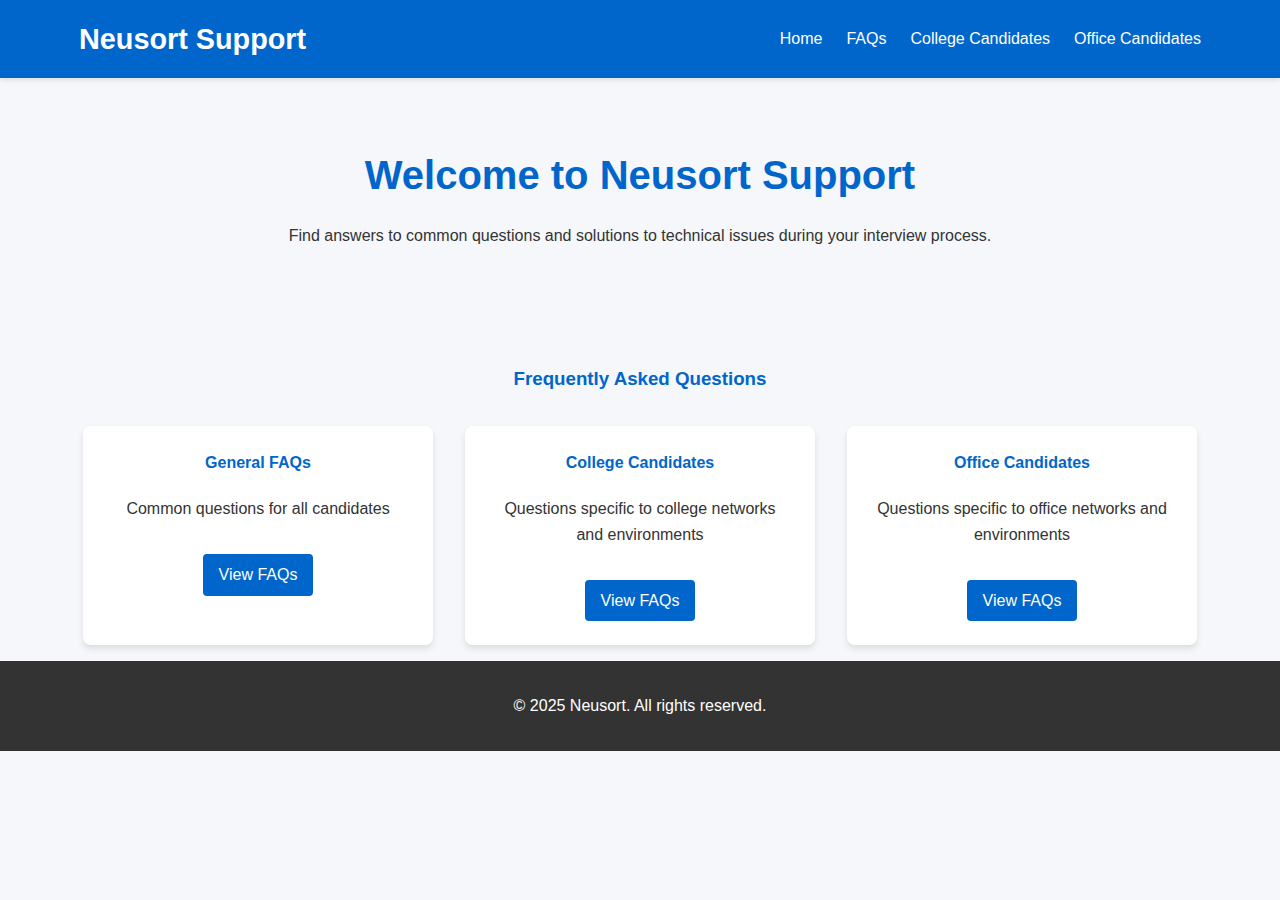
<file: src/index.html>
<!DOCTYPE html>
<html lang="en">

<head>
  <meta charset="UTF-8">
  <meta name="viewport" content="width=device-width, initial-scale=1.0">
  <link rel="stylesheet" href="styles.css">
  <title>Neusort Support</title>
</head>

<body>
  <header>
    <div class="container">
      <h1>Neusort Support</h1>
      <nav>
        <ul>
          <li><a href="index.html">Home</a></li>
          <li><a href="faq/index.html">FAQs</a></li>
          <li><a href="faq/college.html">College Candidates</a></li>
          <li><a href="faq/office.html">Office Candidates</a></li>
        </ul>
      </nav>
    </div>
  </header>

  <main class="container">
    <section class="hero">
      <h2>Welcome to Neusort Support</h2>
      <p>Find answers to common questions and solutions to technical issues during your interview process.</p>
    </section>
    
    <section class="faq-links">
      <h3>Frequently Asked Questions</h3>
      <div class="card-container">
        <div class="card">
          <h4>General FAQs</h4>
          <p>Common questions for all candidates</p>
          <a href="faq/index.html" class="btn">View FAQs</a>
        </div>
        <div class="card">
          <h4>College Candidates</h4>
          <p>Questions specific to college networks and environments</p>
          <a href="faq/college.html" class="btn">View FAQs</a>
        </div>
        <div class="card">
          <h4>Office Candidates</h4>
          <p>Questions specific to office networks and environments</p>
          <a href="faq/office.html" class="btn">View FAQs</a>
        </div>
      </div>
    </section>
  </main>

  <footer>
    <div class="container">
      <p>&copy; 2025 Neusort. All rights reserved.</p>
    </div>
  </footer>
</body>

</html>
</file>
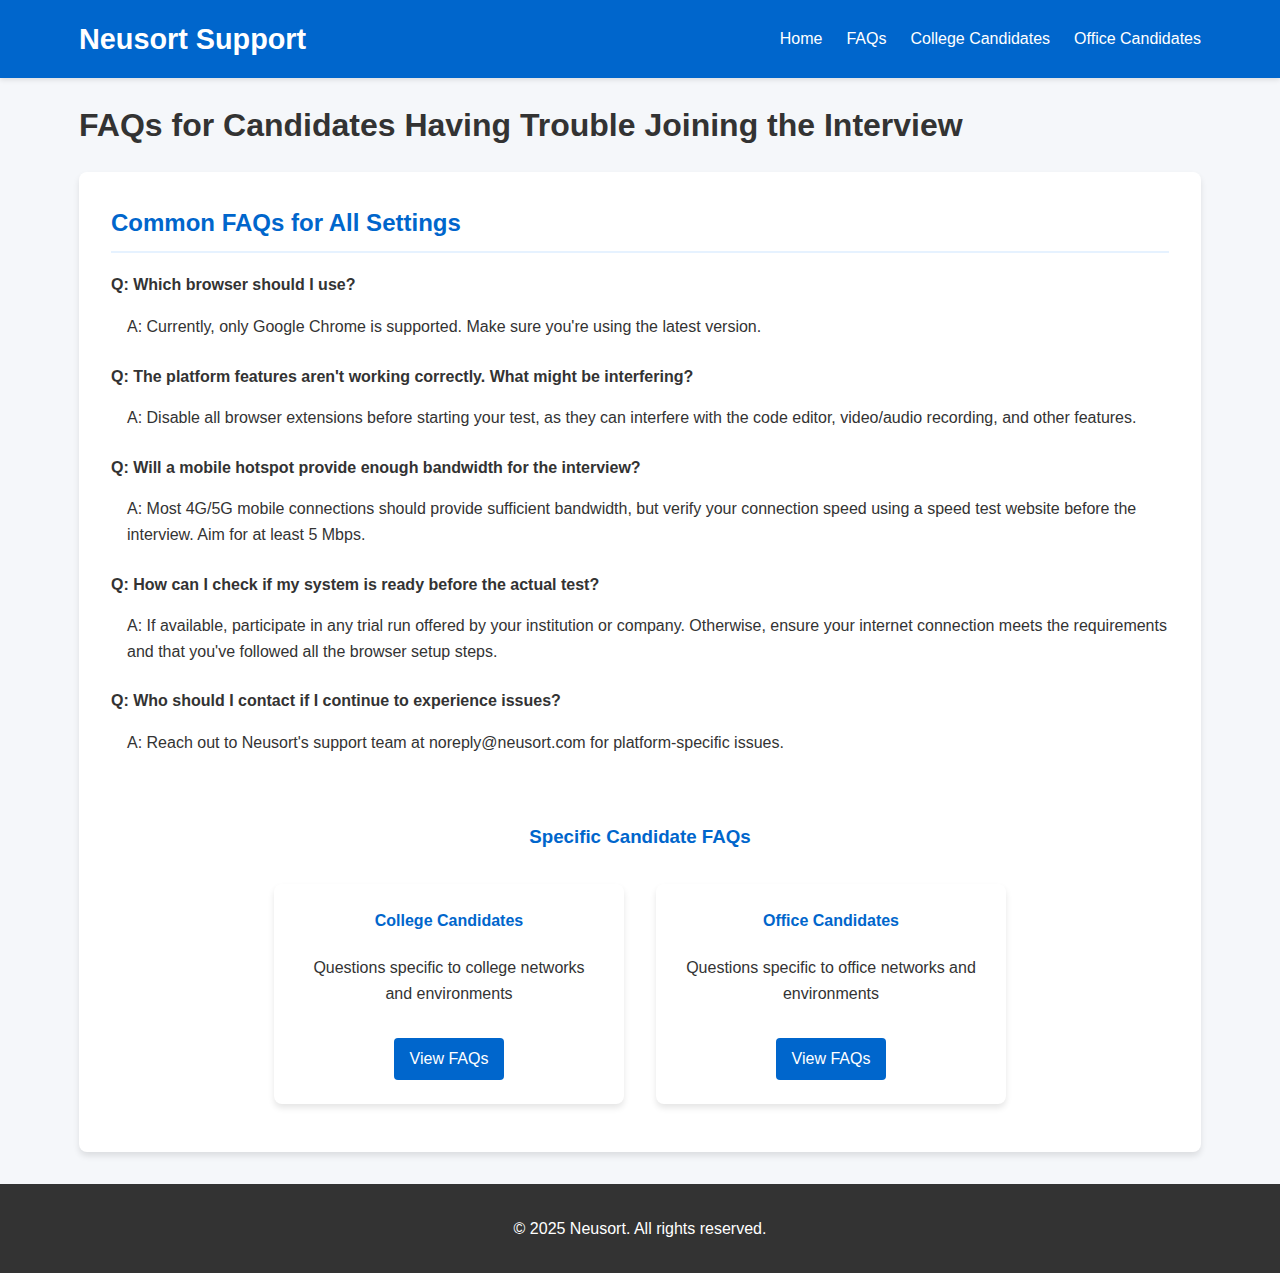
<file: src/faq/index.html>
<!DOCTYPE html>
<html lang="en">

<head>
  <meta charset="UTF-8">
  <meta name="viewport" content="width=device-width, initial-scale=1.0">
  <link rel="stylesheet" href="../styles.css">
  <title>Common FAQs - Neusort Support</title>
</head>

<body>
  <header>
    <div class="container">
      <h1>Neusort Support</h1>
      <nav>
        <ul>
          <li><a href="../index.html">Home</a></li>
          <li><a href="index.html">FAQs</a></li>
          <li><a href="college.html">College Candidates</a></li>
          <li><a href="office.html">Office Candidates</a></li>
        </ul>
      </nav>
    </div>
  </header>

  <main class="container">
    <h1>FAQs for Candidates Having Trouble Joining the Interview</h1>
    
    <div class="faq-container">
      <div class="faq-section">
        <h2>Common FAQs for All Settings</h2>
        
        <div class="faq-item">
          <p class="faq-question">Q: Which browser should I use?</p>
          <p class="faq-answer">A: Currently, only Google Chrome is supported. Make sure you're using the latest version.</p>
        </div>
        
        <div class="faq-item">
          <p class="faq-question">Q: The platform features aren't working correctly. What might be interfering?</p>
          <p class="faq-answer">A: Disable all browser extensions before starting your test, as they can interfere with the code editor, video/audio recording, and other features.</p>
        </div>
        
        <div class="faq-item">
          <p class="faq-question">Q: Will a mobile hotspot provide enough bandwidth for the interview?</p>
          <p class="faq-answer">A: Most 4G/5G mobile connections should provide sufficient bandwidth, but verify your connection speed using a speed test website before the interview. Aim for at least 5 Mbps.</p>
        </div>
        
        <div class="faq-item">
          <p class="faq-question">Q: How can I check if my system is ready before the actual test?</p>
          <p class="faq-answer">A: If available, participate in any trial run offered by your institution or company. Otherwise, ensure your internet connection meets the requirements and that you've followed all the browser setup steps.</p>
        </div>
        
        <div class="faq-item">
          <p class="faq-question">Q: Who should I contact if I continue to experience issues?</p>
          <p class="faq-answer">A: Reach out to Neusort's support team at noreply@neusort.com for platform-specific issues.</p>
        </div>
      </div>
      
      <div class="faq-links">
        <h3>Specific Candidate FAQs</h3>
        <div class="card-container">
          <div class="card">
            <h4>College Candidates</h4>
            <p>Questions specific to college networks and environments</p>
            <a href="college.html" class="btn">View FAQs</a>
          </div>
          <div class="card">
            <h4>Office Candidates</h4>
            <p>Questions specific to office networks and environments</p>
            <a href="office.html" class="btn">View FAQs</a>
          </div>
        </div>
      </div>
    </div>
  </main>

  <footer>
    <div class="container">
      <p>&copy; 2025 Neusort. All rights reserved.</p>
    </div>
  </footer>
</body>

</html>
</file>
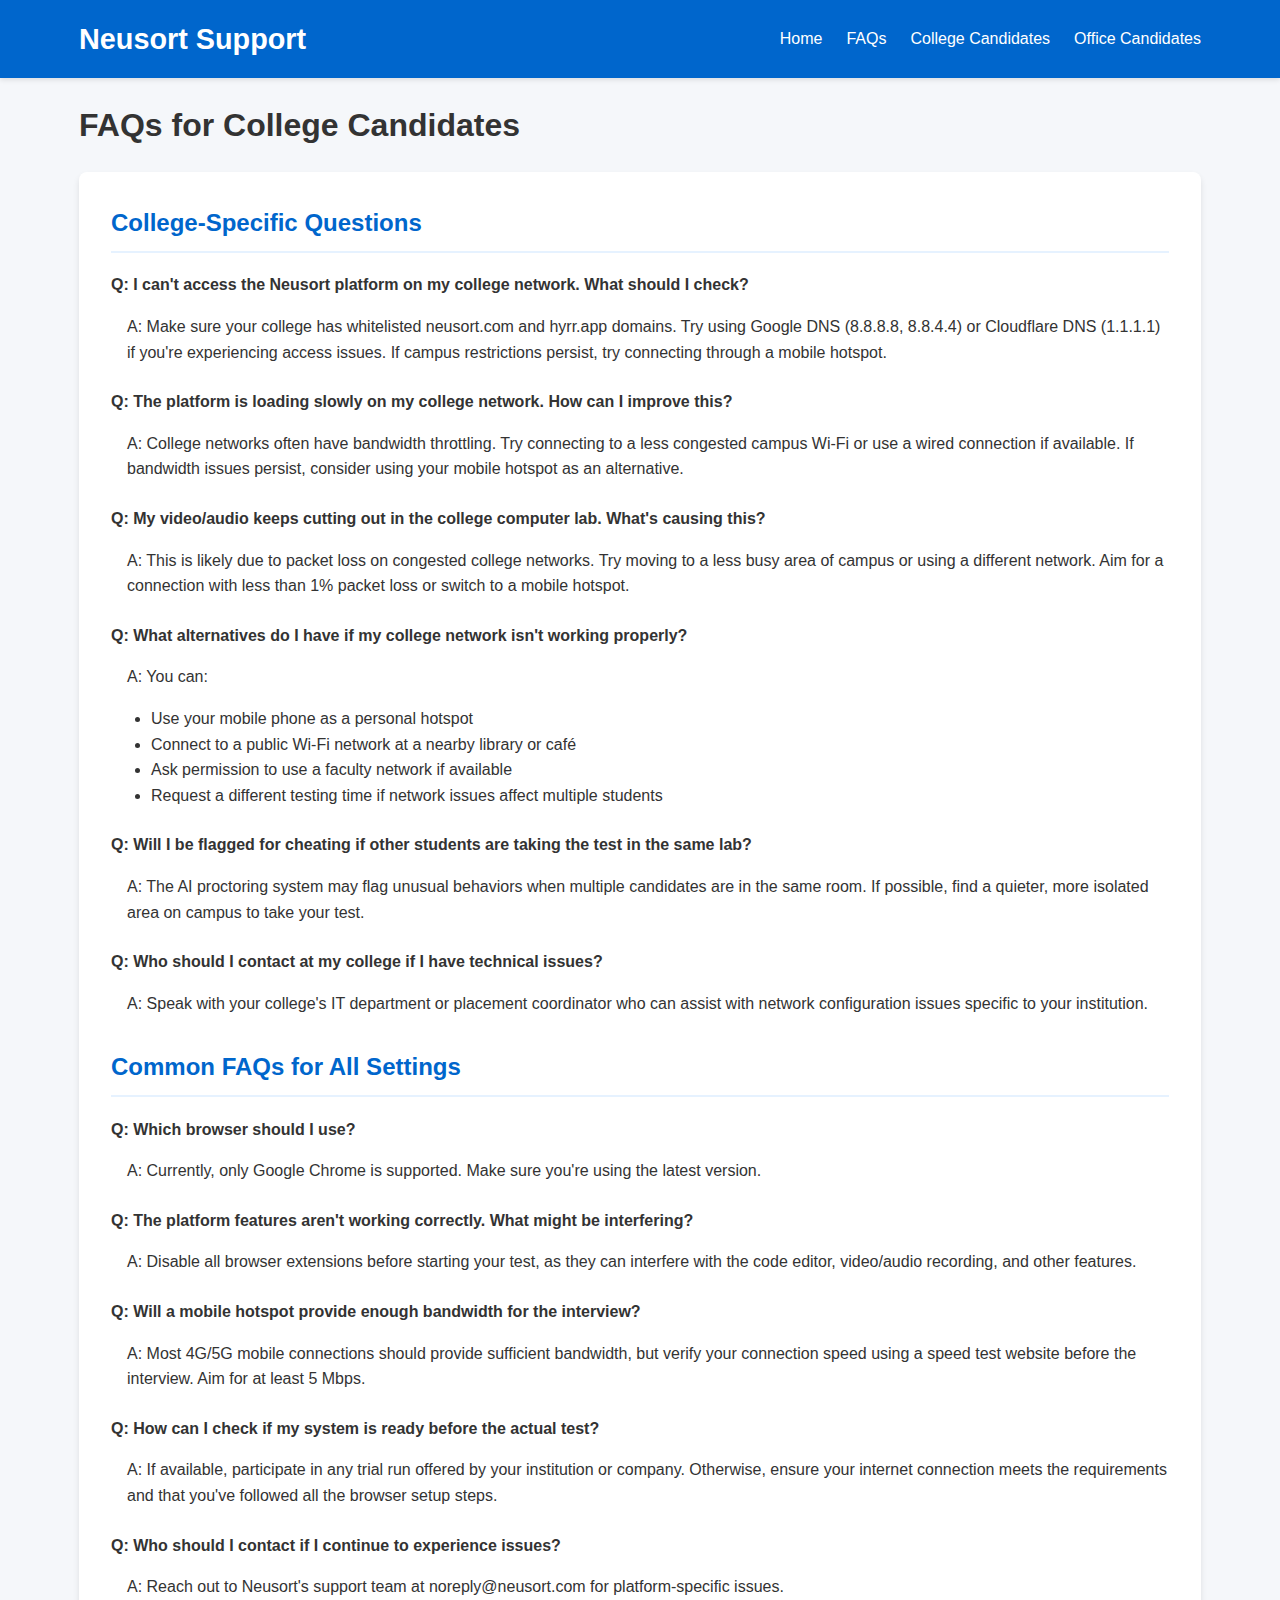
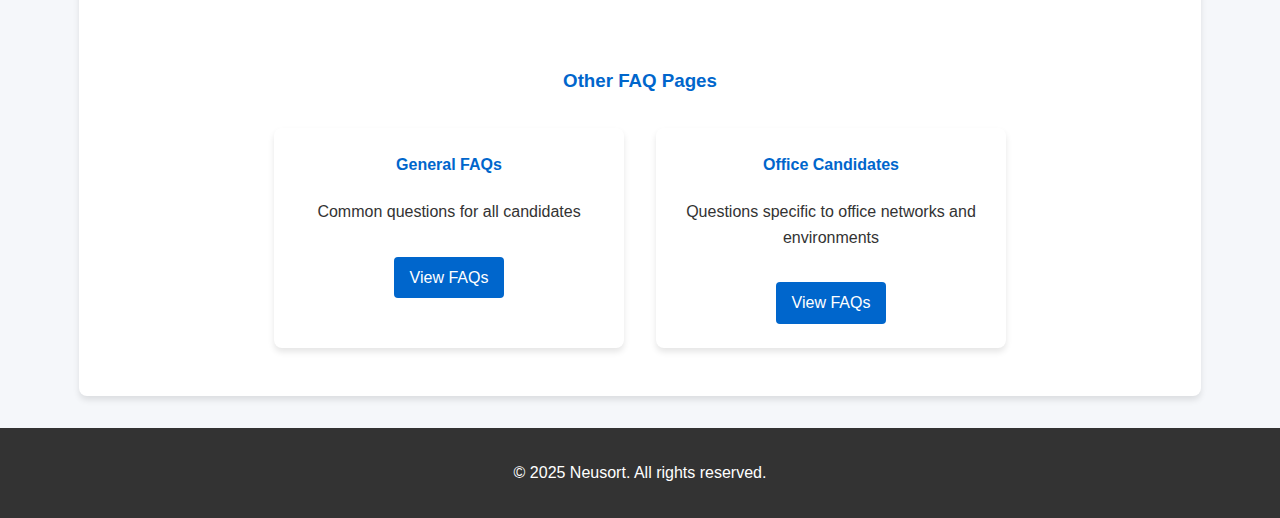
<file: src/faq/college.html>
<!DOCTYPE html>
<html lang="en">

<head>
  <meta charset="UTF-8">
  <meta name="viewport" content="width=device-width, initial-scale=1.0">
  <link rel="stylesheet" href="../styles.css">
  <title>College Candidates FAQs - Neusort Support</title>
</head>

<body>
  <header>
    <div class="container">
      <h1>Neusort Support</h1>
      <nav>
        <ul>
          <li><a href="../index.html">Home</a></li>
          <li><a href="index.html">FAQs</a></li>
          <li><a href="college.html">College Candidates</a></li>
          <li><a href="office.html">Office Candidates</a></li>
        </ul>
      </nav>
    </div>
  </header>

  <main class="container">
    <h1>FAQs for College Candidates</h1>
    
    <div class="faq-container">
      <div class="faq-section">
        <h2>College-Specific Questions</h2>
        
        <div class="faq-item">
          <p class="faq-question">Q: I can't access the Neusort platform on my college network. What should I check?</p>
          <p class="faq-answer">A: Make sure your college has whitelisted neusort.com and hyrr.app domains. Try using Google DNS (8.8.8.8, 8.8.4.4) or Cloudflare DNS (1.1.1.1) if you're experiencing access issues. If campus restrictions persist, try connecting through a mobile hotspot.</p>
        </div>
        
        <div class="faq-item">
          <p class="faq-question">Q: The platform is loading slowly on my college network. How can I improve this?</p>
          <p class="faq-answer">A: College networks often have bandwidth throttling. Try connecting to a less congested campus Wi-Fi or use a wired connection if available. If bandwidth issues persist, consider using your mobile hotspot as an alternative.</p>
        </div>
        
        <div class="faq-item">
          <p class="faq-question">Q: My video/audio keeps cutting out in the college computer lab. What's causing this?</p>
          <p class="faq-answer">A: This is likely due to packet loss on congested college networks. Try moving to a less busy area of campus or using a different network. Aim for a connection with less than 1% packet loss or switch to a mobile hotspot.</p>
        </div>
        
        <div class="faq-item">
          <p class="faq-question">Q: What alternatives do I have if my college network isn't working properly?</p>
          <p class="faq-answer">A: You can:
            <ul>
              <li>Use your mobile phone as a personal hotspot</li>
              <li>Connect to a public Wi-Fi network at a nearby library or café</li>
              <li>Ask permission to use a faculty network if available</li>
              <li>Request a different testing time if network issues affect multiple students</li>
            </ul>
          </p>
        </div>
        
        <div class="faq-item">
          <p class="faq-question">Q: Will I be flagged for cheating if other students are taking the test in the same lab?</p>
          <p class="faq-answer">A: The AI proctoring system may flag unusual behaviors when multiple candidates are in the same room. If possible, find a quieter, more isolated area on campus to take your test.</p>
        </div>
        
        <div class="faq-item">
          <p class="faq-question">Q: Who should I contact at my college if I have technical issues?</p>
          <p class="faq-answer">A: Speak with your college's IT department or placement coordinator who can assist with network configuration issues specific to your institution.</p>
        </div>
      </div>
      
      <div class="faq-section">
        <h2>Common FAQs for All Settings</h2>
        
        <div class="faq-item">
          <p class="faq-question">Q: Which browser should I use?</p>
          <p class="faq-answer">A: Currently, only Google Chrome is supported. Make sure you're using the latest version.</p>
        </div>
        
        <div class="faq-item">
          <p class="faq-question">Q: The platform features aren't working correctly. What might be interfering?</p>
          <p class="faq-answer">A: Disable all browser extensions before starting your test, as they can interfere with the code editor, video/audio recording, and other features.</p>
        </div>
        
        <div class="faq-item">
          <p class="faq-question">Q: Will a mobile hotspot provide enough bandwidth for the interview?</p>
          <p class="faq-answer">A: Most 4G/5G mobile connections should provide sufficient bandwidth, but verify your connection speed using a speed test website before the interview. Aim for at least 5 Mbps.</p>
        </div>
        
        <div class="faq-item">
          <p class="faq-question">Q: How can I check if my system is ready before the actual test?</p>
          <p class="faq-answer">A: If available, participate in any trial run offered by your institution or company. Otherwise, ensure your internet connection meets the requirements and that you've followed all the browser setup steps.</p>
        </div>
        
        <div class="faq-item">
          <p class="faq-question">Q: Who should I contact if I continue to experience issues?</p>
          <p class="faq-answer">A: Reach out to Neusort's support team at noreply@neusort.com for platform-specific issues.</p>
        </div>
      </div>
      
      <div class="faq-links">
        <h3>Other FAQ Pages</h3>
        <div class="card-container">
          <div class="card">
            <h4>General FAQs</h4>
            <p>Common questions for all candidates</p>
            <a href="index.html" class="btn">View FAQs</a>
          </div>
          <div class="card">
            <h4>Office Candidates</h4>
            <p>Questions specific to office networks and environments</p>
            <a href="office.html" class="btn">View FAQs</a>
          </div>
        </div>
      </div>
    </div>
  </main>

  <footer>
    <div class="container">
      <p>&copy; 2025 Neusort. All rights reserved.</p>
    </div>
  </footer>
</body>

</html>
</file>
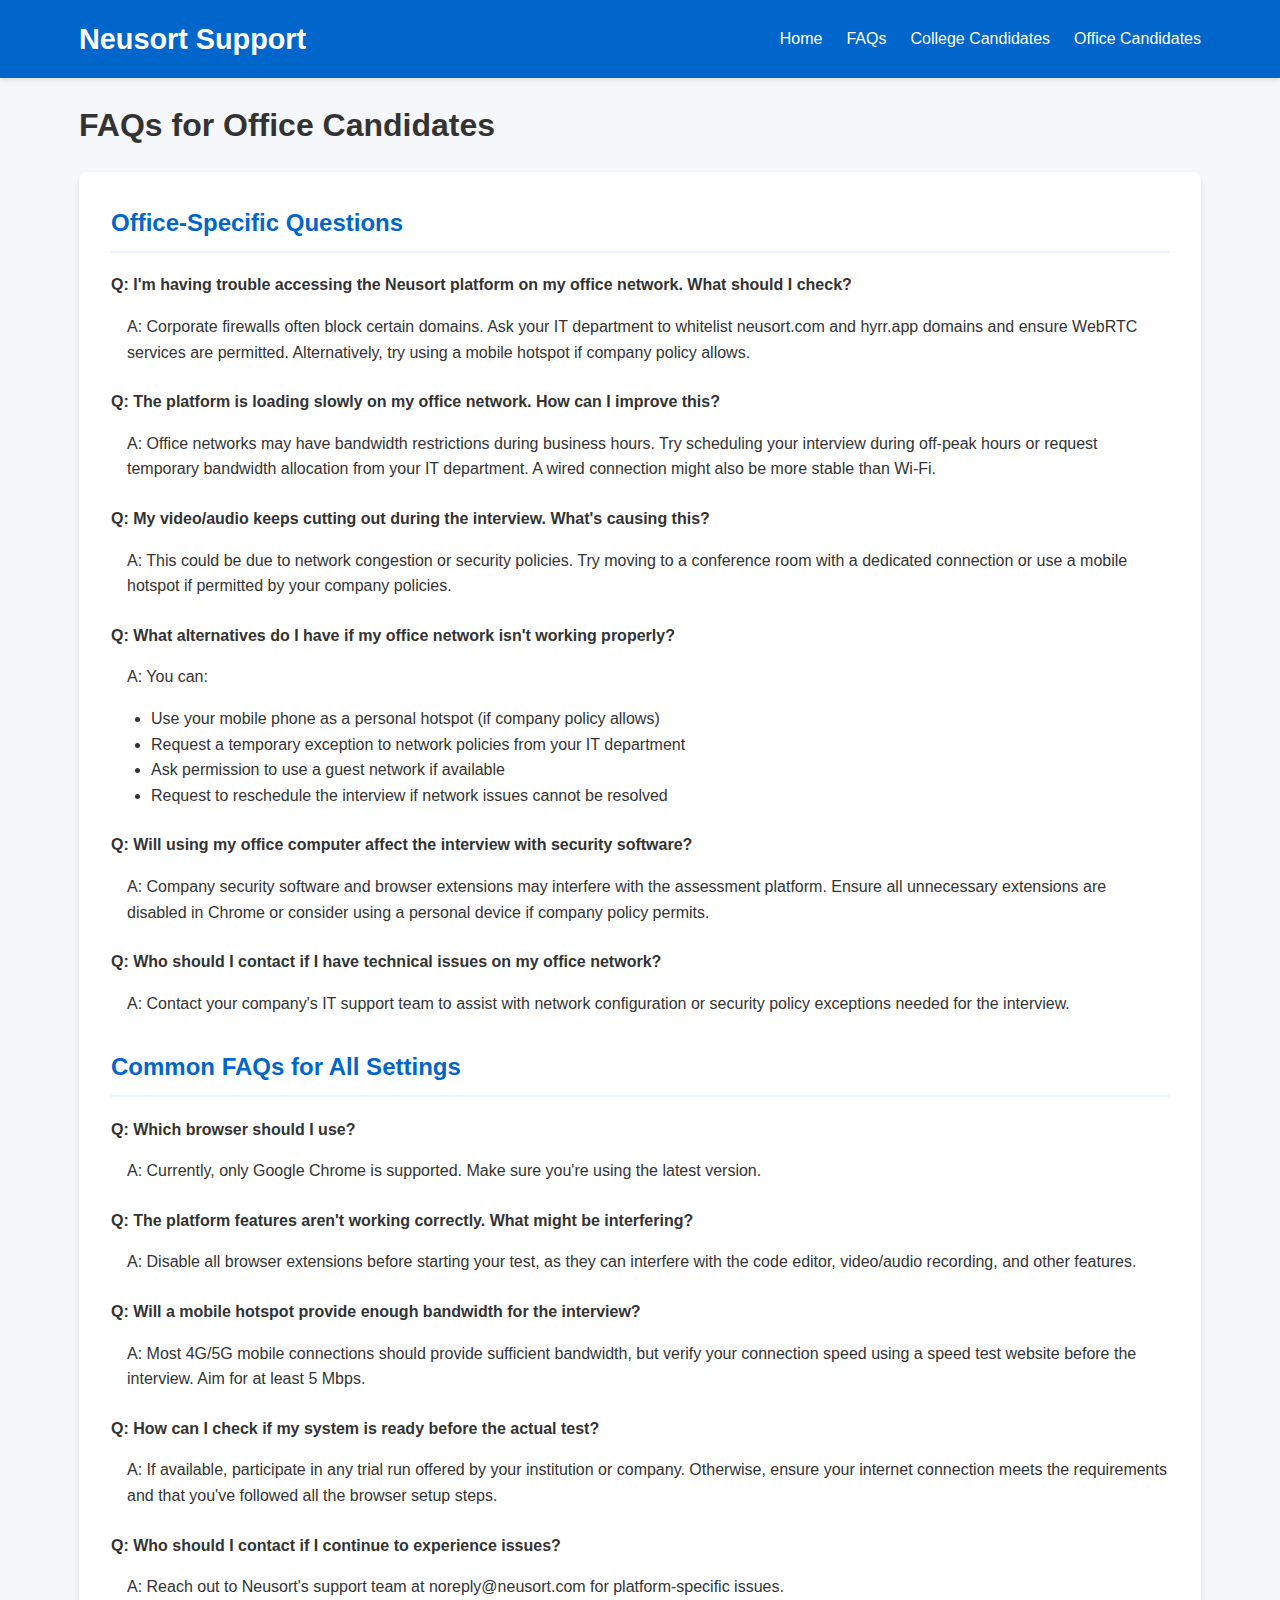
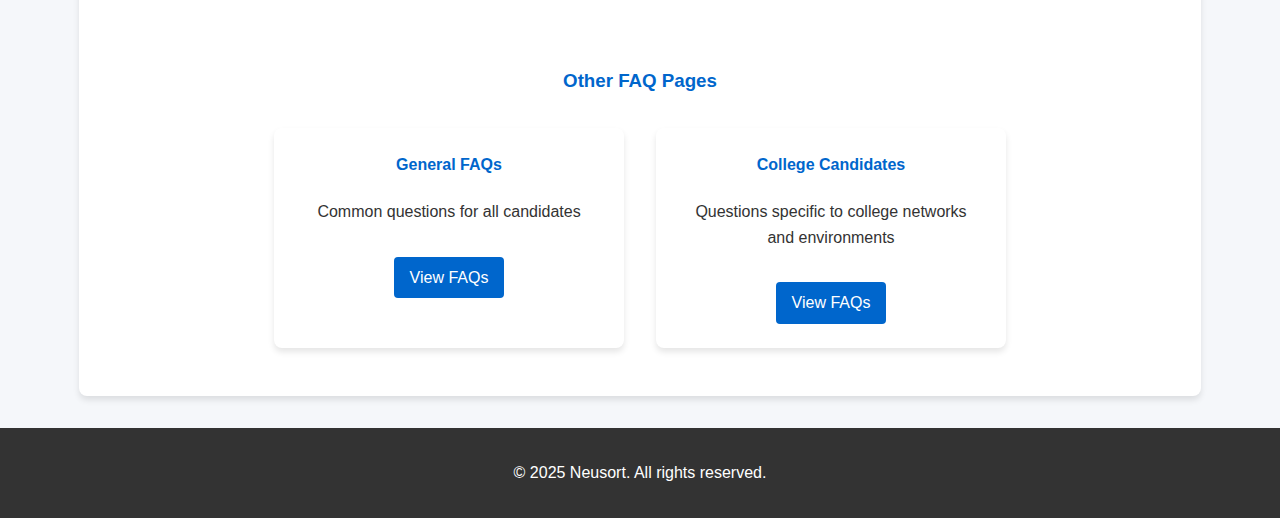
<file: src/faq/office.html>
<!DOCTYPE html>
<html lang="en">

<head>
  <meta charset="UTF-8">
  <meta name="viewport" content="width=device-width, initial-scale=1.0">
  <link rel="stylesheet" href="../styles.css">
  <title>Office Candidates FAQs - Neusort Support</title>
</head>

<body>
  <header>
    <div class="container">
      <h1>Neusort Support</h1>
      <nav>
        <ul>
          <li><a href="../index.html">Home</a></li>
          <li><a href="index.html">FAQs</a></li>
          <li><a href="college.html">College Candidates</a></li>
          <li><a href="office.html">Office Candidates</a></li>
        </ul>
      </nav>
    </div>
  </header>

  <main class="container">
    <h1>FAQs for Office Candidates</h1>
    
    <div class="faq-container">
      <div class="faq-section">
        <h2>Office-Specific Questions</h2>
        
        <div class="faq-item">
          <p class="faq-question">Q: I'm having trouble accessing the Neusort platform on my office network. What should I check?</p>
          <p class="faq-answer">A: Corporate firewalls often block certain domains. Ask your IT department to whitelist neusort.com and hyrr.app domains and ensure WebRTC services are permitted. Alternatively, try using a mobile hotspot if company policy allows.</p>
        </div>
        
        <div class="faq-item">
          <p class="faq-question">Q: The platform is loading slowly on my office network. How can I improve this?</p>
          <p class="faq-answer">A: Office networks may have bandwidth restrictions during business hours. Try scheduling your interview during off-peak hours or request temporary bandwidth allocation from your IT department. A wired connection might also be more stable than Wi-Fi.</p>
        </div>
        
        <div class="faq-item">
          <p class="faq-question">Q: My video/audio keeps cutting out during the interview. What's causing this?</p>
          <p class="faq-answer">A: This could be due to network congestion or security policies. Try moving to a conference room with a dedicated connection or use a mobile hotspot if permitted by your company policies.</p>
        </div>
        
        <div class="faq-item">
          <p class="faq-question">Q: What alternatives do I have if my office network isn't working properly?</p>
          <p class="faq-answer">A: You can:
            <ul>
              <li>Use your mobile phone as a personal hotspot (if company policy allows)</li>
              <li>Request a temporary exception to network policies from your IT department</li>
              <li>Ask permission to use a guest network if available</li>
              <li>Request to reschedule the interview if network issues cannot be resolved</li>
            </ul>
          </p>
        </div>
        
        <div class="faq-item">
          <p class="faq-question">Q: Will using my office computer affect the interview with security software?</p>
          <p class="faq-answer">A: Company security software and browser extensions may interfere with the assessment platform. Ensure all unnecessary extensions are disabled in Chrome or consider using a personal device if company policy permits.</p>
        </div>
        
        <div class="faq-item">
          <p class="faq-question">Q: Who should I contact if I have technical issues on my office network?</p>
          <p class="faq-answer">A: Contact your company's IT support team to assist with network configuration or security policy exceptions needed for the interview.</p>
        </div>
      </div>
      
      <div class="faq-section">
        <h2>Common FAQs for All Settings</h2>
        
        <div class="faq-item">
          <p class="faq-question">Q: Which browser should I use?</p>
          <p class="faq-answer">A: Currently, only Google Chrome is supported. Make sure you're using the latest version.</p>
        </div>
        
        <div class="faq-item">
          <p class="faq-question">Q: The platform features aren't working correctly. What might be interfering?</p>
          <p class="faq-answer">A: Disable all browser extensions before starting your test, as they can interfere with the code editor, video/audio recording, and other features.</p>
        </div>
        
        <div class="faq-item">
          <p class="faq-question">Q: Will a mobile hotspot provide enough bandwidth for the interview?</p>
          <p class="faq-answer">A: Most 4G/5G mobile connections should provide sufficient bandwidth, but verify your connection speed using a speed test website before the interview. Aim for at least 5 Mbps.</p>
        </div>
        
        <div class="faq-item">
          <p class="faq-question">Q: How can I check if my system is ready before the actual test?</p>
          <p class="faq-answer">A: If available, participate in any trial run offered by your institution or company. Otherwise, ensure your internet connection meets the requirements and that you've followed all the browser setup steps.</p>
        </div>
        
        <div class="faq-item">
          <p class="faq-question">Q: Who should I contact if I continue to experience issues?</p>
          <p class="faq-answer">A: Reach out to Neusort's support team at noreply@neusort.com for platform-specific issues.</p>
        </div>
      </div>
      
      <div class="faq-links">
        <h3>Other FAQ Pages</h3>
        <div class="card-container">
          <div class="card">
            <h4>General FAQs</h4>
            <p>Common questions for all candidates</p>
            <a href="index.html" class="btn">View FAQs</a>
          </div>
          <div class="card">
            <h4>College Candidates</h4>
            <p>Questions specific to college networks and environments</p>
            <a href="college.html" class="btn">View FAQs</a>
          </div>
        </div>
      </div>
    </div>
  </main>

  <footer>
    <div class="container">
      <p>&copy; 2025 Neusort. All rights reserved.</p>
    </div>
  </footer>
</body>

</html>
</file>
<file: src/styles.css>
* {
  font-family: 'Segoe UI', Tahoma, Geneva, Verdana, sans-serif;
  box-sizing: border-box;
}

html, body {
  margin: 0;
  border: 0;
  padding: 0;
  background-color: #f5f7fa;
  color: #333;
  line-height: 1.6;
}

.container {
  width: 90%;
  max-width: 1200px;
  margin: 0 auto;
  padding: 0 15px;
}

header {
  background-color: #0066cc;
  color: white;
  padding: 1rem 0;
  box-shadow: 0 2px 5px rgba(0,0,0,0.1);
}

header .container {
  display: flex;
  justify-content: space-between;
  align-items: center;
}

header h1 {
  margin: 0;
  font-size: 1.8rem;
}

nav ul {
  display: flex;
  list-style: none;
  margin: 0;
  padding: 0;
}

nav li {
  margin-left: 1.5rem;
}

nav a {
  color: white;
  text-decoration: none;
  font-weight: 500;
  transition: color 0.3s;
}

nav a:hover {
  color: #e6f2ff;
}

main {
  padding: 2rem 0;
}

.hero {
  text-align: center;
  padding: 2rem 0;
  margin-bottom: 2rem;
}

.hero h2 {
  font-size: 2.5rem;
  margin-bottom: 1rem;
  color: #0066cc;
}

.faq-links {
  padding: 1rem 0;
}

.faq-links h3 {
  text-align: center;
  margin-bottom: 2rem;
  color: #0066cc;
}

.card-container {
  display: flex;
  flex-wrap: wrap;
  gap: 2rem;
  justify-content: center;
}

.card {
  background: white;
  border-radius: 8px;
  box-shadow: 0 4px 6px rgba(0,0,0,0.1);
  padding: 1.5rem;
  width: 100%;
  max-width: 350px;
  text-align: center;
  transition: transform 0.3s, box-shadow 0.3s;
}

.card:hover {
  transform: translateY(-5px);
  box-shadow: 0 6px 12px rgba(0,0,0,0.15);
}

.card h4 {
  color: #0066cc;
  margin-top: 0;
}

.btn {
  display: inline-block;
  background-color: #0066cc;
  color: white;
  padding: 0.5rem 1rem;
  border-radius: 4px;
  text-decoration: none;
  margin-top: 1rem;
  transition: background-color 0.3s;
}

.btn:hover {
  background-color: #0052a3;
}

footer {
  background-color: #333;
  color: white;
  padding: 1rem 0;
  text-align: center;
}

/* FAQ Pages Styles */
.faq-container {
  background: white;
  border-radius: 8px;
  box-shadow: 0 4px 6px rgba(0,0,0,0.1);
  padding: 2rem;
  margin-bottom: 2rem;
}

.faq-section {
  margin-bottom: 2rem;
}

.faq-section h2 {
  color: #0066cc;
  border-bottom: 2px solid #e6f2ff;
  padding-bottom: 0.5rem;
  margin-top: 0;
}

.faq-item {
  margin-bottom: 1.5rem;
}

.faq-question {
  font-weight: 600;
  color: #333;
  margin-bottom: 0.5rem;
}

.faq-answer {
  margin-left: 1rem;
}

.faq-answer ul {
  padding-left: 1.5rem;
}

@media (max-width: 768px) {
  header .container {
    flex-direction: column;
    text-align: center;
  }
  
  nav ul {
    margin-top: 1rem;
    justify-content: center;
  }
  
  nav li {
    margin: 0 0.75rem;
  }
  
  .card-container {
    flex-direction: column;
    align-items: center;
  }
  
  .card {
    max-width: 100%;
  }
}
</file>
